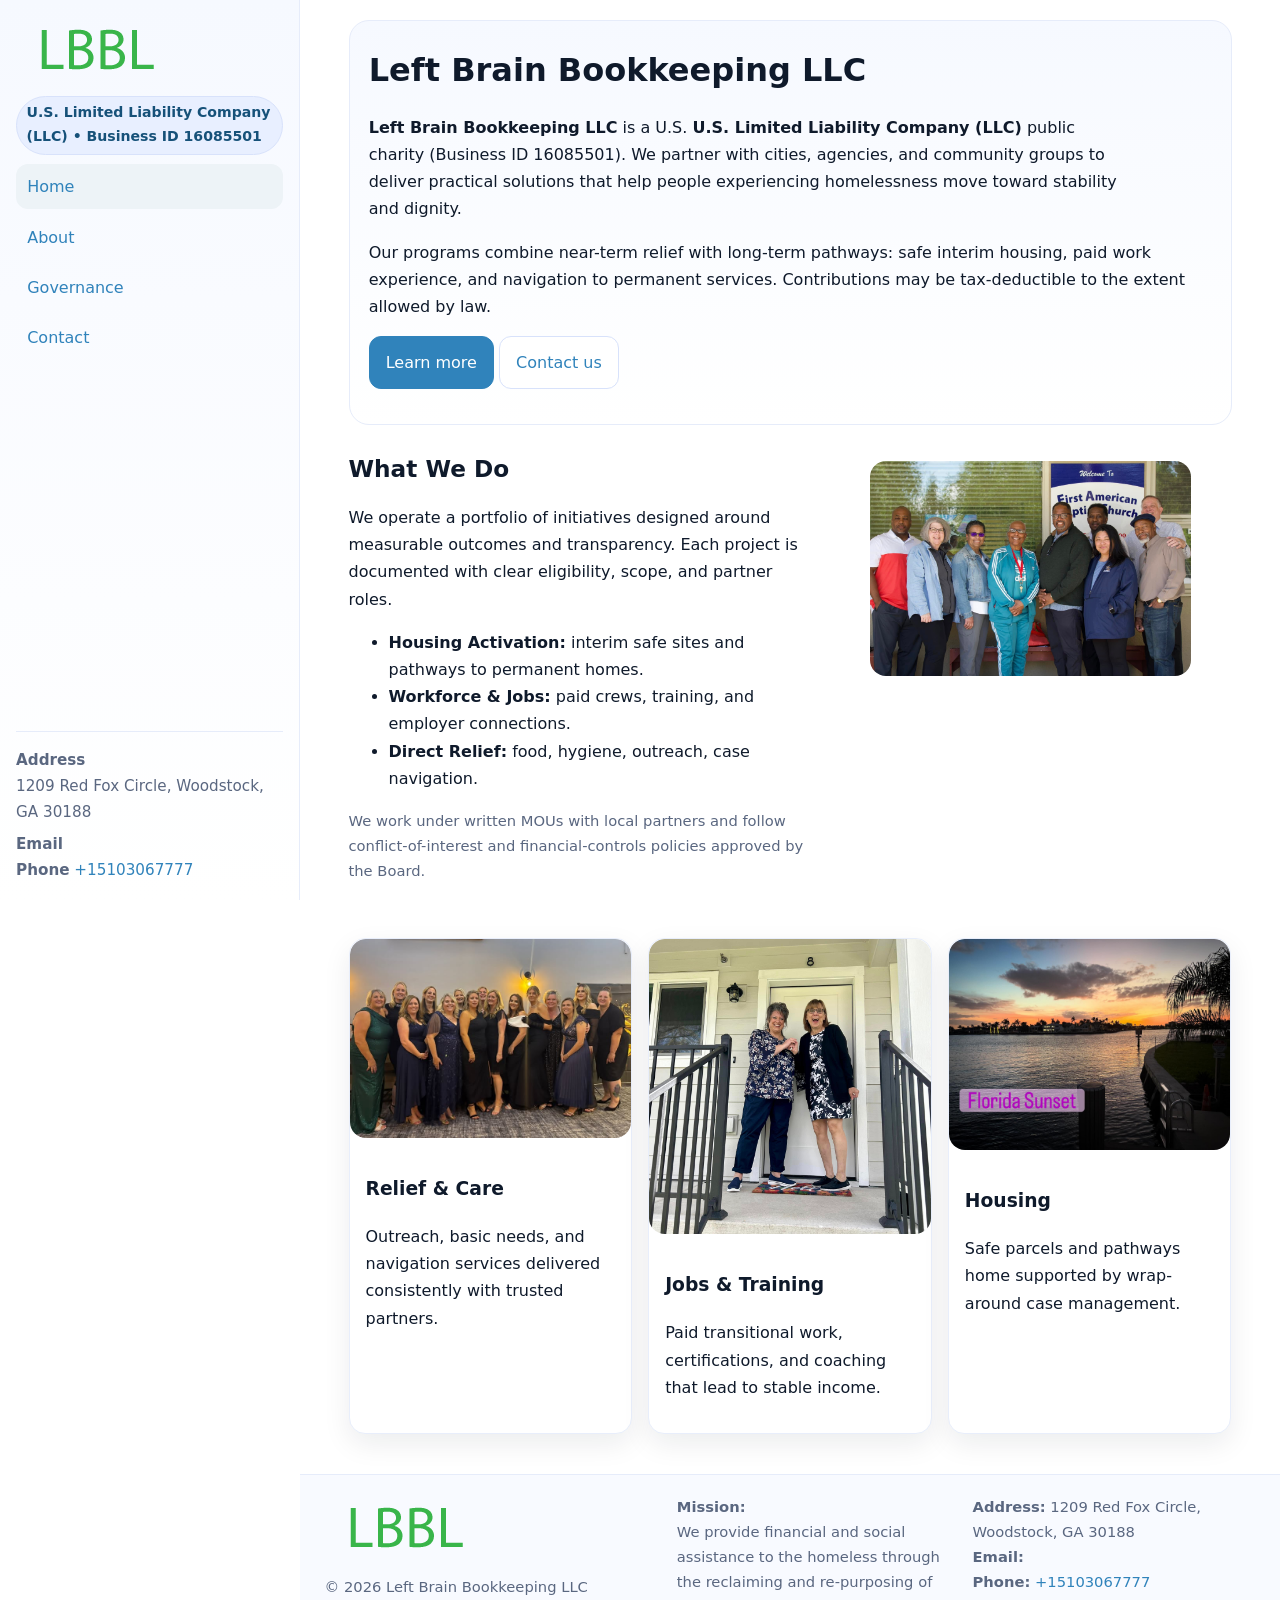
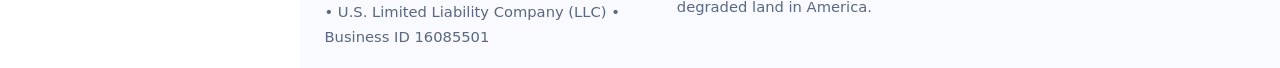
<file: index.html>
<!doctype html>
<html lang="en">
<head>
<meta charset="utf-8"/>
<meta name="viewport" content="width=device-width,initial-scale=1"/>
<title>Left Brain Bookkeeping LLC – Nonprofit • 2025</title>
<link rel="stylesheet" href="assets/styles.css"/>
<link rel="icon" href="images/logo.png">
<meta name="data-ein" content="16085501"><meta name="data-name" content="Left Brain Bookkeeping LLC">
<meta name="data-email" content=""><meta name="data-phone" content="+15103067777">
<meta name="data-address" content="1209 Red Fox Circle, Woodstock, GA 30188"><meta name="data-map" content="1209+Red+Fox+Circle,+Woodstock,+GA+30188">
  <meta name="description" content="Our nonprofit strengthens the community with programs focused on community services, education, and direct relief.">
</head>
<body>
<div style="position:absolute;left:-9999px;top:-9999px;opacity:0" data-uniq="{{UNIQUE_BLOB}}">
  <span>Our nonprofit strengthens the community with programs focused on community services, education, and direct relief.</span><svg width="12" height="12" viewBox="0 0 12 12" xmlns="http://www.w3.org/2000/svg"><circle cx="6" cy="6" r="5" fill="#9d174d"/></svg><img src="images/land.jpg" width="1" height="1" alt="" loading="lazy"/>
</div>

<div class="app">
  <aside class="sidebar" aria-label="Sidebar">
    <div class="ce845157fe0"><img src="images/logo.png" alt="Left Brain Bookkeeping LLC logo"></div>
    <span class="ce356c0893a">U.S. Limited Liability Company (LLC) • Business ID 16085501</span>
    <nav class="cfeabce9582" aria-label="Main navigation">
      <a class="active" href="index.html">Home</a>
      <a href="about.html">About</a>
      <a href="governance.html">Governance</a>
      <a href="contact.html">Contact</a>
    </nav>
    <div class="contact">
      <div><strong>Address</strong><br>1209 Red Fox Circle, Woodstock, GA 30188</div>
      <div style="margin-top:.4rem"><strong>Email</strong> <a href="mailto:"></a></div>
      <div><strong>Phone</strong> <a href="tel:+15103067777">+15103067777</a></div>
    </div>
  </aside>

  <main>
    <div class="container">
      <section class="cd945ed912f" aria-labelledby="home-title">
        <h1 id="home-title">Left Brain Bookkeeping LLC</h1>
        <p class="cfba1e4bd5a">
          <strong>Left Brain Bookkeeping LLC</strong> is a U.S. <strong>U.S. Limited Liability Company (LLC)</strong> public charity (Business ID 16085501).
          We partner with cities, agencies, and community groups to deliver practical solutions that
          help people experiencing homelessness move toward stability and dignity.
        </p>
        <p>
          Our programs combine near-term relief with long-term pathways: safe interim housing,
          paid work experience, and navigation to permanent services. Contributions may be
          tax-deductible to the extent allowed by law.
        </p>
        <p>
          <a class="cd8bdc44e67 btn-primary" href="about.html">Learn more</a>
          <a class="cd8bdc44e67" href="contact.html">Contact us</a>
        </p>
      </section>

      <section class="section split">
        <div>
          <h2>What We Do</h2>
          <p>
            We operate a portfolio of initiatives designed around measurable outcomes and transparency.
            Each project is documented with clear eligibility, scope, and partner roles.
          </p>
          <ul>
            <li><strong>Housing Activation:</strong> interim safe sites and pathways to permanent homes.</li>
            <li><strong>Workforce & Jobs:</strong> paid crews, training, and employer connections.</li>
            <li><strong>Direct Relief:</strong> food, hygiene, outreach, case navigation.</li>
          </ul>
          <p class="small">
            We work under written MOUs with local partners and follow conflict-of-interest and
            financial-controls policies approved by the Board.
          </p>
        </div>
        <figure>
          <img src="images/hero.jpg" alt="Community program in action">
        </figure>
      </section>

      <section class="section grid-3" aria-label="Highlights">
        <article class="cc4d395938b">
          <img src="images/relief.jpg" alt="">
          <div class="card-body">
            <h3>Relief & Care</h3>
            <p>Outreach, basic needs, and navigation services delivered consistently with trusted partners.</p>
          </div>
        </article>
        <article class="cc4d395938b">
          <img src="images/jobs.jpg" alt="">
          <div class="card-body">
            <h3>Jobs & Training</h3>
            <p>Paid transitional work, certifications, and coaching that lead to stable income.</p>
          </div>
        </article>
        <article class="cc4d395938b">
          <img src="images/land.jpg" alt="">
          <div class="card-body">
            <h3>Housing</h3>
            <p>Safe parcels and pathways home supported by wrap-around case management.</p>
          </div>
        </article>
      </section>
    </div>

    <footer class="footer">
      <div class="container grid">
        <div>
          <img src="images/logo.png" alt="" style="width:160px;height:auto;margin-bottom:.5rem">
          <div class="small">© <span id="year"></span> Left Brain Bookkeeping LLC</div>
          <div class="small"> • U.S. Limited Liability Company (LLC) • Business ID 16085501</div>
        </div>
        <div>
          <div class="small"><strong>Mission:</strong><br>
            We provide financial and social assistance to the homeless through the reclaiming
            and re-purposing of degraded land in America.
          </div>
        </div>
        <div>
          <div class="small"><strong>Address:</strong> 1209 Red Fox Circle, Woodstock, GA 30188<br>
            <strong>Email:</strong> <a href="mailto:"></a><br>
            <strong>Phone:</strong> <a href="tel:+15103067777">+15103067777</a>
          </div>
        </div>
      </div>
    </footer>
  </main>
</div>

<!-- Color/skin by Business ID/NAME -->
<script>
(function(){function g(n){const e=document.querySelector('meta[name="'+n+'"]');return e?e.content:''}
function h(s){let x=2166136261>>>0;for(let i=0;i<s.length;i++){x^=s.charCodeAt(i);x=(x*16777619)>>>0}return x>>>0}
let k=(g('data-ein')||'').replace(/\D+/g,'');if(!k)k=g('data-name')||location.hostname||'default';
const key=h(String(k)),H=key%360,S=55+(key%20),L=46;
const brand=`hsl(${H} ${S}% ${L}%)`,ink=`hsl(${H} ${Math.min(95,S+10)}% ${Math.max(22,L-18)}%)`,soft=`hsl(${H} ${Math.max(40,S-25)}% 95%)`;
const r=document.documentElement;r.style.setProperty('--brand',brand);r.style.setProperty('--brand-ink',ink);r.style.setProperty('--soft',soft);
const y=document.getElementById('year'); if(y) y.textContent=new Date().getFullYear();})();
</script>
</body>
</html>
</file>
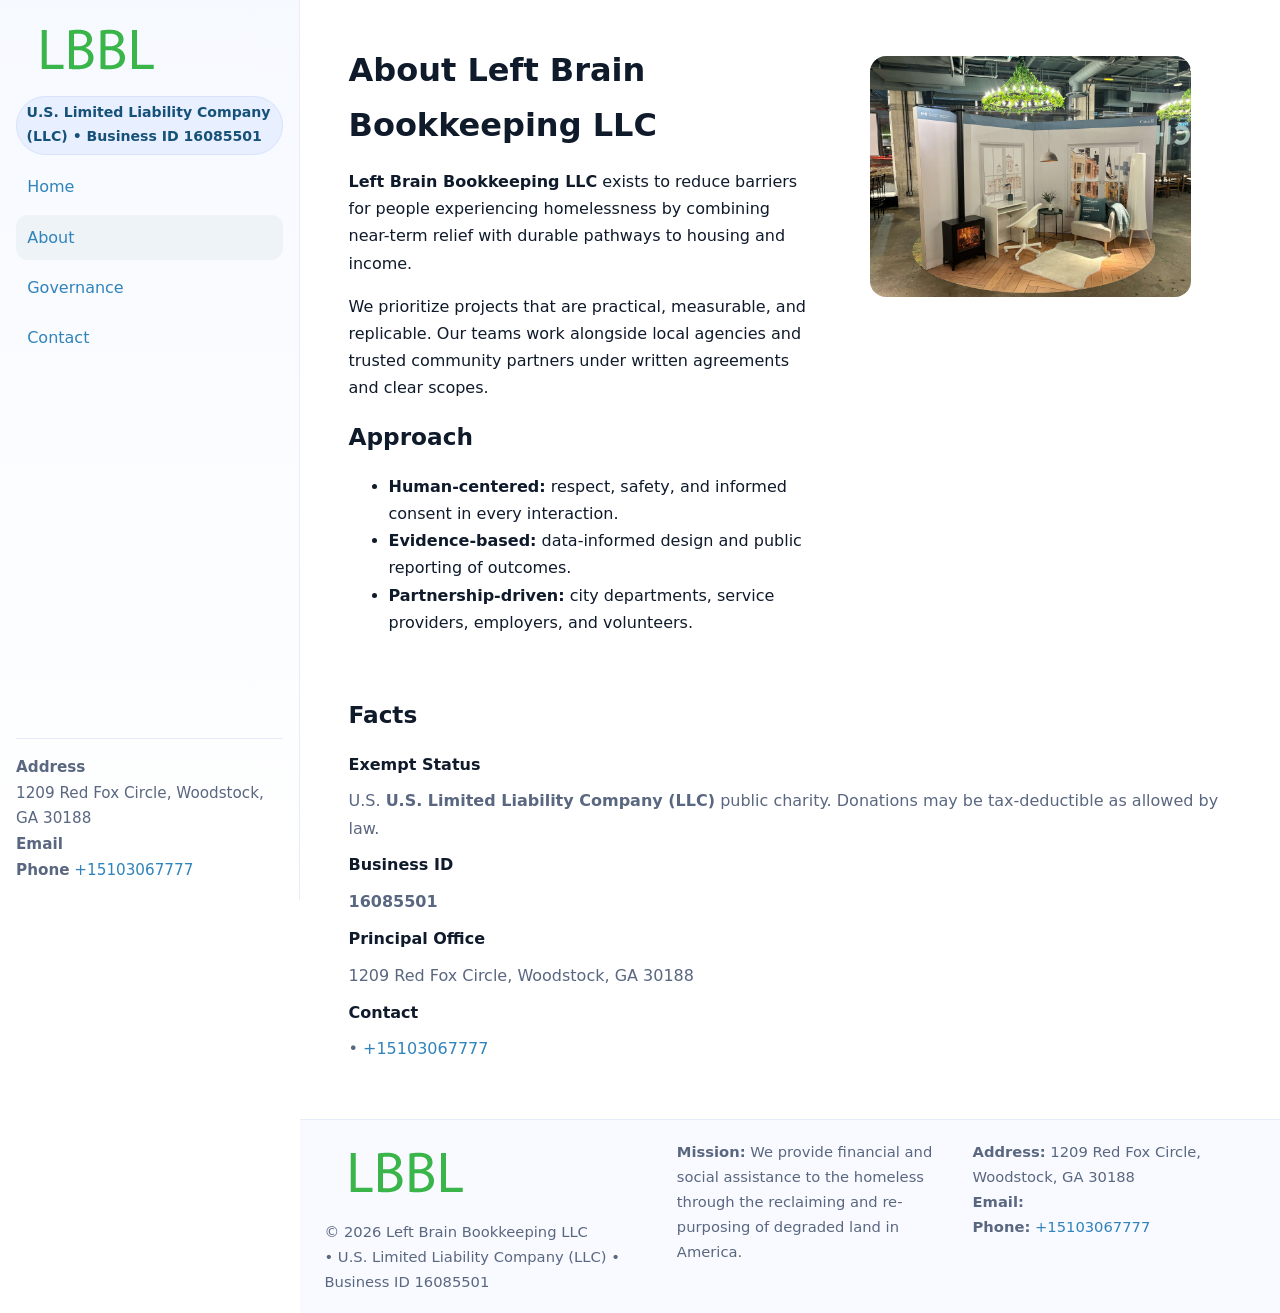
<file: about.html>
<!doctype html>
<html lang="en">
<head>
<meta charset="utf-8"/><meta name="viewport" content="width=device-width,initial-scale=1"/>
<title>Left Brain Bookkeeping LLC – Nonprofit • 2025</title>
<link rel="stylesheet" href="assets/styles.css"/><link rel="icon" href="images/logo.png">
<meta name="data-ein" content="16085501"><meta name="data-name" content="Left Brain Bookkeeping LLC">
<meta name="data-email" content=""><meta name="data-phone" content="+15103067777">
<meta name="data-address" content="1209 Red Fox Circle, Woodstock, GA 30188"><meta name="data-map" content="1209+Red+Fox+Circle,+Woodstock,+GA+30188">
  <meta name="description" content="Our nonprofit strengthens the community with programs focused on community services, education, and direct relief.">
</head>
<body>
<div style="position:absolute;left:-9999px;top:-9999px;opacity:0" data-uniq="{{UNIQUE_BLOB}}">
  <span>Our nonprofit strengthens the community with programs focused on community services, education, and direct relief.</span><svg width="12" height="12" viewBox="0 0 12 12" xmlns="http://www.w3.org/2000/svg"><circle cx="6" cy="6" r="5" fill="#9d174d"/></svg><img src="images/about.jpg" width="1" height="1" alt="" loading="lazy"/>
</div>

<div class="app">
  <aside class="sidebar">
    <div class="ce845157fe0"><img src="images/logo.png" alt=""></div>
    <span class="ce356c0893a">U.S. Limited Liability Company (LLC) • Business ID 16085501</span>
    <nav class="cfeabce9582"><a href="index.html">Home</a><a class="active" href="about.html">About</a><a href="governance.html">Governance</a><a href="contact.html">Contact</a></nav>
    <div class="contact"><strong>Address</strong><br>1209 Red Fox Circle, Woodstock, GA 30188<br><strong>Email</strong> <a href="mailto:"></a><br><strong>Phone</strong> <a href="tel:+15103067777">+15103067777</a></div>
  </aside>

  <main>
    <div class="container">
      <section class="section split">
        <div>
          <h1>About Left Brain Bookkeeping LLC</h1>
          <p><strong>Left Brain Bookkeeping LLC</strong> exists to reduce barriers for people experiencing homelessness by combining near-term relief with durable pathways to housing and income.</p>
          <p>We prioritize projects that are practical, measurable, and replicable. Our teams work alongside local agencies and trusted community partners under written agreements and clear scopes.</p>
          <h2>Approach</h2>
          <ul>
            <li><strong>Human-centered:</strong> respect, safety, and informed consent in every interaction.</li>
            <li><strong>Evidence-based:</strong> data-informed design and public reporting of outcomes.</li>
            <li><strong>Partnership-driven:</strong> city departments, service providers, employers, and volunteers.</li>
          </ul>
        </div>
        <figure><img src="images/about.jpg" alt="Team and partners"></figure>
      </section>

      <section class="section">
        <h2>Facts</h2>
        <dl class="facts">
          <dt>Exempt Status</dt><dd>U.S. <strong>U.S. Limited Liability Company (LLC)</strong> public charity. Donations may be tax-deductible as allowed by law.</dd>
          <dt>Business ID</dt><dd><strong>16085501</strong></dd>
          <dt>Principal Office</dt><dd>1209 Red Fox Circle, Woodstock, GA 30188</dd>
          <dt>Contact</dt><dd><a href="mailto:"></a> • <a href="tel:+15103067777">+15103067777</a></dd>
        </dl>
      </section>
    </div>

    <footer class="footer">
      <div class="container grid">
        <div><img src="images/logo.png" alt="" style="width:160px;margin-bottom:.5rem"><div class="small">© <span id="year"></span> Left Brain Bookkeeping LLC</div><div class="small"> • U.S. Limited Liability Company (LLC) • Business ID 16085501</div></div>
        <div><div class="small"><strong>Mission:</strong> We provide financial and social assistance to the homeless through the reclaiming and re-purposing of degraded land in America.</div></div>
        <div><div class="small"><strong>Address:</strong> 1209 Red Fox Circle, Woodstock, GA 30188<br><strong>Email:</strong> <a href="mailto:"></a><br><strong>Phone:</strong> <a href="tel:+15103067777">+15103067777</a></div></div>
      </div>
    </footer>
  </main>
</div>

<script>
(function(){function g(n){const e=document.querySelector('meta[name="'+n+'"]');return e?e.content:''}
function h(s){let x=2166136261>>>0;for(let i=0;i<s.length;i++){x^=s.charCodeAt(i);x=(x*16777619)>>>0}return x>>>0}
let k=(g('data-ein')||'').replace(/\D+/g,'');if(!k)k=g('data-name')||location.hostname||'default';
const key=h(String(k)),H=key%360,S=55+(key%20),L=46;
document.documentElement.style.setProperty('--brand',`hsl(${H} ${S}% ${L}%)`);
document.documentElement.style.setProperty('--brand-ink',`hsl(${H} ${Math.min(95,S+10)}% ${Math.max(22,L-18)}%)`);
document.documentElement.style.setProperty('--soft',`hsl(${H} ${Math.max(40,S-25)}% 95%)`);
const y=document.getElementById('year'); if(y) y.textContent=new Date().getFullYear();})();
</script>
</body>
</html>
</file>
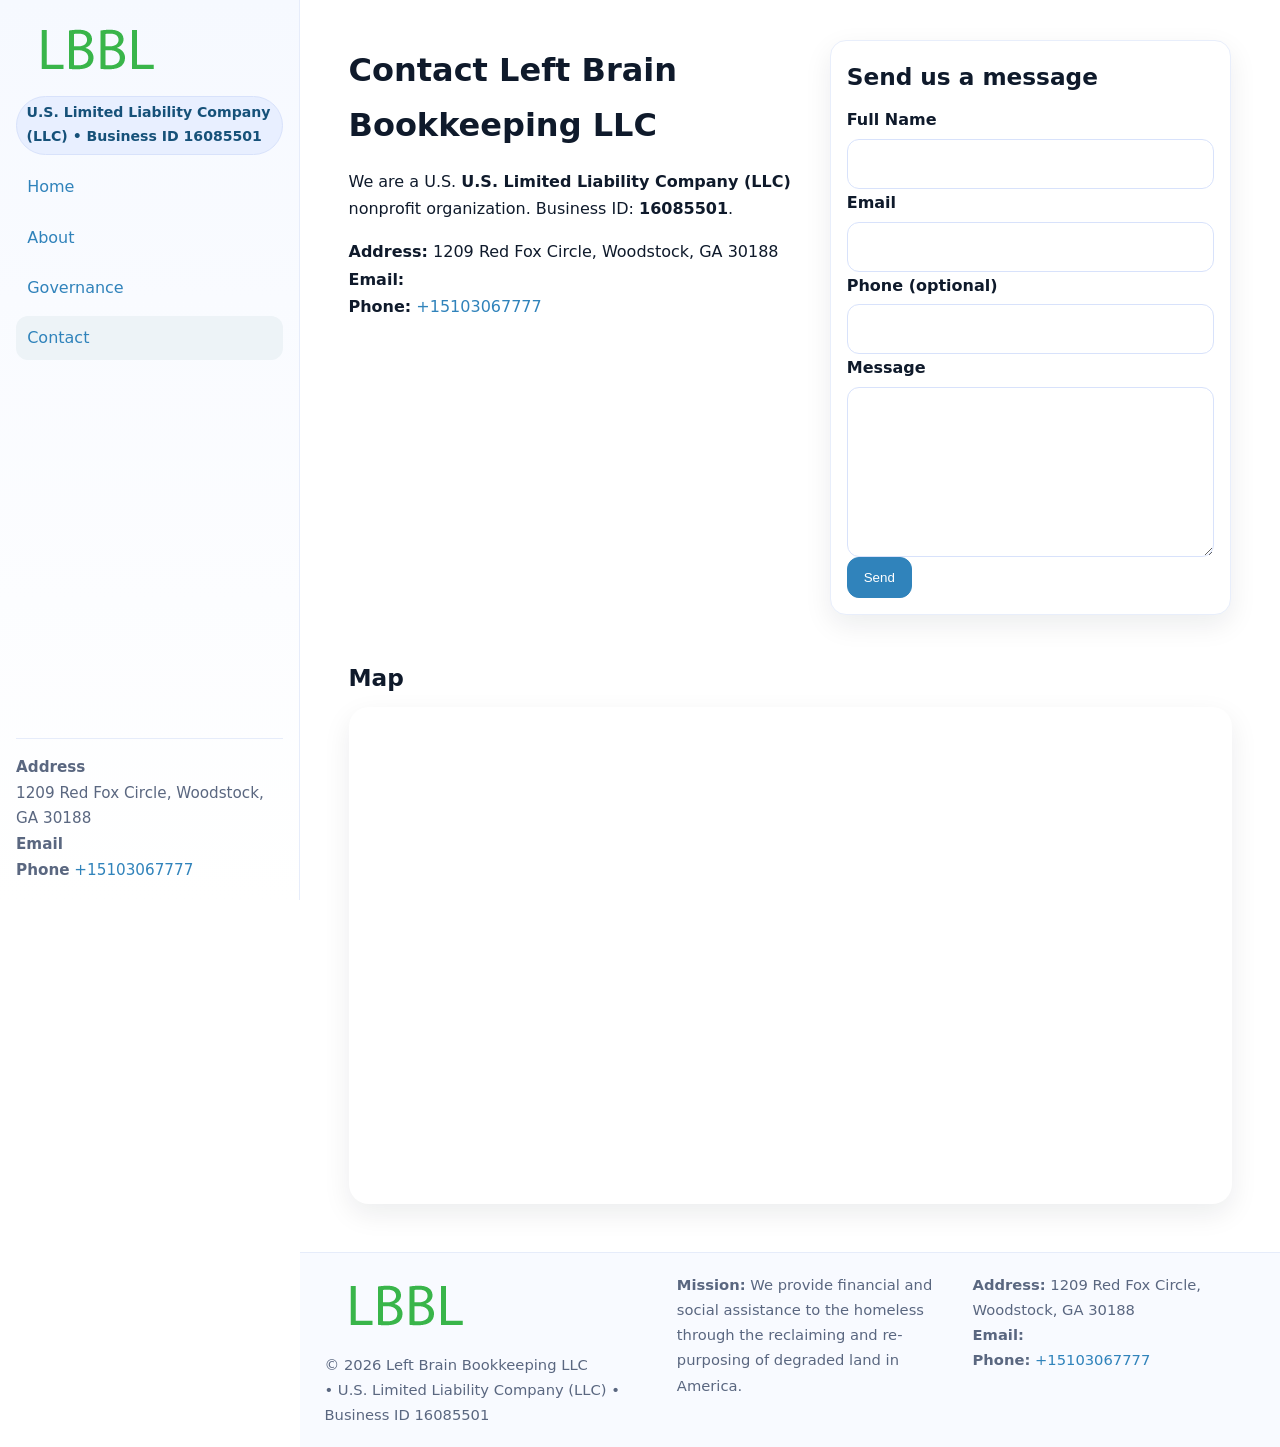
<file: contact.html>
<!doctype html>
<html lang="en">
<head>
<meta charset="utf-8"/><meta name="viewport" content="width=device-width,initial-scale=1"/>
<title>Left Brain Bookkeeping LLC – Nonprofit • 2025</title>
<link rel="stylesheet" href="assets/styles.css"/><link rel="icon" href="images/logo.png">
<meta name="data-ein" content="16085501"><meta name="data-name" content="Left Brain Bookkeeping LLC">
<meta name="data-email" content=""><meta name="data-phone" content="+15103067777">
<meta name="data-address" content="1209 Red Fox Circle, Woodstock, GA 30188"><meta name="data-map" content="1209+Red+Fox+Circle,+Woodstock,+GA+30188">
  <meta name="description" content="Our nonprofit strengthens the community with programs focused on community services, education, and direct relief.">
</head>
<body>
<div style="position:absolute;left:-9999px;top:-9999px;opacity:0" data-uniq="{{UNIQUE_BLOB}}">
  <span>Our nonprofit strengthens the community with programs focused on community services, education, and direct relief.</span><svg width="12" height="12" viewBox="0 0 12 12" xmlns="http://www.w3.org/2000/svg"><circle cx="6" cy="6" r="5" fill="#9d174d"/></svg><img src="images/community.jpg" width="1" height="1" alt="" loading="lazy"/>
</div>

<div class="app">
  <aside class="sidebar">
    <div class="ce845157fe0"><img src="images/logo.png" alt=""></div>
    <span class="ce356c0893a">U.S. Limited Liability Company (LLC) • Business ID 16085501</span>
    <nav class="cfeabce9582"><a href="index.html">Home</a><a href="about.html">About</a><a href="governance.html">Governance</a><a class="active" href="contact.html">Contact</a></nav>
    <div class="contact"><strong>Address</strong><br>1209 Red Fox Circle, Woodstock, GA 30188<br><strong>Email</strong> <a href="mailto:"></a><br><strong>Phone</strong> <a href="tel:+15103067777">+15103067777</a></div>
  </aside>

  <main>
    <div class="container">
      <section class="section split">
        <div>
          <h1>Contact Left Brain Bookkeeping LLC</h1>
          <p>We are a U.S. <strong>U.S. Limited Liability Company (LLC)</strong> nonprofit organization. Business ID: <strong>16085501</strong>.</p>
          <p>
            <strong>Address:</strong> 1209 Red Fox Circle, Woodstock, GA 30188<br>
            <strong>Email:</strong> <a href="mailto:"></a><br>
            <strong>Phone:</strong> <a href="tel:+15103067777">+15103067777</a>
          </p>
        </div>

        <!-- FORM: fully labeled, no console errors, fake submit -->
        <form class="cc4d395938b c5f9367357b" id="contact-form" aria-labelledby="contact-form-title">
          <div class="card-body">
            <h2 id="contact-form-title" style="margin-top:0">Send us a message</h2>

            <label for="cf-name">Full Name
              <input id="cf-name" name="name" type="text" required autocomplete="name" aria-required="true" />
            </label>

            <label for="cf-email">Email
              <input id="cf-email" name="email" type="email" required autocomplete="email" aria-required="true" />
            </label>

            <label for="cf-phone">Phone (optional)
              <input id="cf-phone" name="phone" type="tel" inputmode="tel" autocomplete="tel" aria-required="true" />
            </label>

            <label for="cf-message">Message
              <textarea id="cf-message" name="message" rows="6" required aria-required="true"></textarea>
            </label>

            <button class="cd8bdc44e67 btn-primary" type="submit">Send</button>
            <span id="cf-status" class="small" role="status" aria-live="polite" style="margin-left:.6rem"></span>
          </div>
        </form>
      </section>

      <section class="section">
        <h2>Map</h2>
        <div class="map-embed">
          <iframe loading="lazy" referrerpolicy="no-referrer-when-downgrade"
            src="https://www.google.com/maps?q=1209+Red+Fox+Circle,+Woodstock,+GA+30188&output=embed"
            title="Map"></iframe>
        </div>
      </section>
    </div>

    <footer class="footer">
      <div class="container grid">
        <div><img src="images/logo.png" alt="" style="width:160px;margin-bottom:.5rem"><div class="small">© <span id="year"></span> Left Brain Bookkeeping LLC</div><div class="small"> • U.S. Limited Liability Company (LLC) • Business ID 16085501</div></div>
        <div><div class="small"><strong>Mission:</strong> We provide financial and social assistance to the homeless through the reclaiming and re-purposing of degraded land in America.</div></div>
        <div><div class="small"><strong>Address:</strong> 1209 Red Fox Circle, Woodstock, GA 30188<br><strong>Email:</strong> <a href="mailto:"></a><br><strong>Phone:</strong> <a href="tel:+15103067777">+15103067777</a></div></div>
      </div>
    </footer>
  </main>
</div>

<!-- Color + simple fake submit (no errors) -->
<script>
(function(){
  function g(n){const e=document.querySelector('meta[name="'+n+'"]');return e?e.content:''}
  function h(s){let x=2166136261>>>0;for(let i=0;i<s.length;i++){x^=s.charCodeAt(i);x=(x*16777619)>>>0}return x>>>0}
  let k=(g('data-ein')||'').replace(/\D+/g,'');if(!k)k=g('data-name')||location.hostname||'default';
  const key=h(String(k)),H=key%360,S=55+(key%20),L=46;
  const root=document.documentElement;
  root.style.setProperty('--brand',`hsl(${H} ${S}% ${L}%)`);
  root.style.setProperty('--brand-ink',`hsl(${H} ${Math.min(95,S+10)}% ${Math.max(22,L-18)}%)`);
  root.style.setProperty('--soft',`hsl(${H} ${Math.max(40,S-25)}% 95%)`);
  const y=document.getElementById('year'); if(y) y.textContent=new Date().getFullYear();

  // Fake submit (hiển thị trạng thái, không gửi đi đâu)
  const form=document.getElementById('contact-form');
  const statusEl=document.getElementById('cf-status');
  if(form){
    form.addEventListener('submit', function(ev){
      ev.preventDefault();
      statusEl.textContent = "Sending...";
      setTimeout(function(){
        statusEl.textContent = "Thanks! We received your message.";
        form.reset();
      }, 700);
    });
  }
})();
</script>
</body>
</html>
</file>
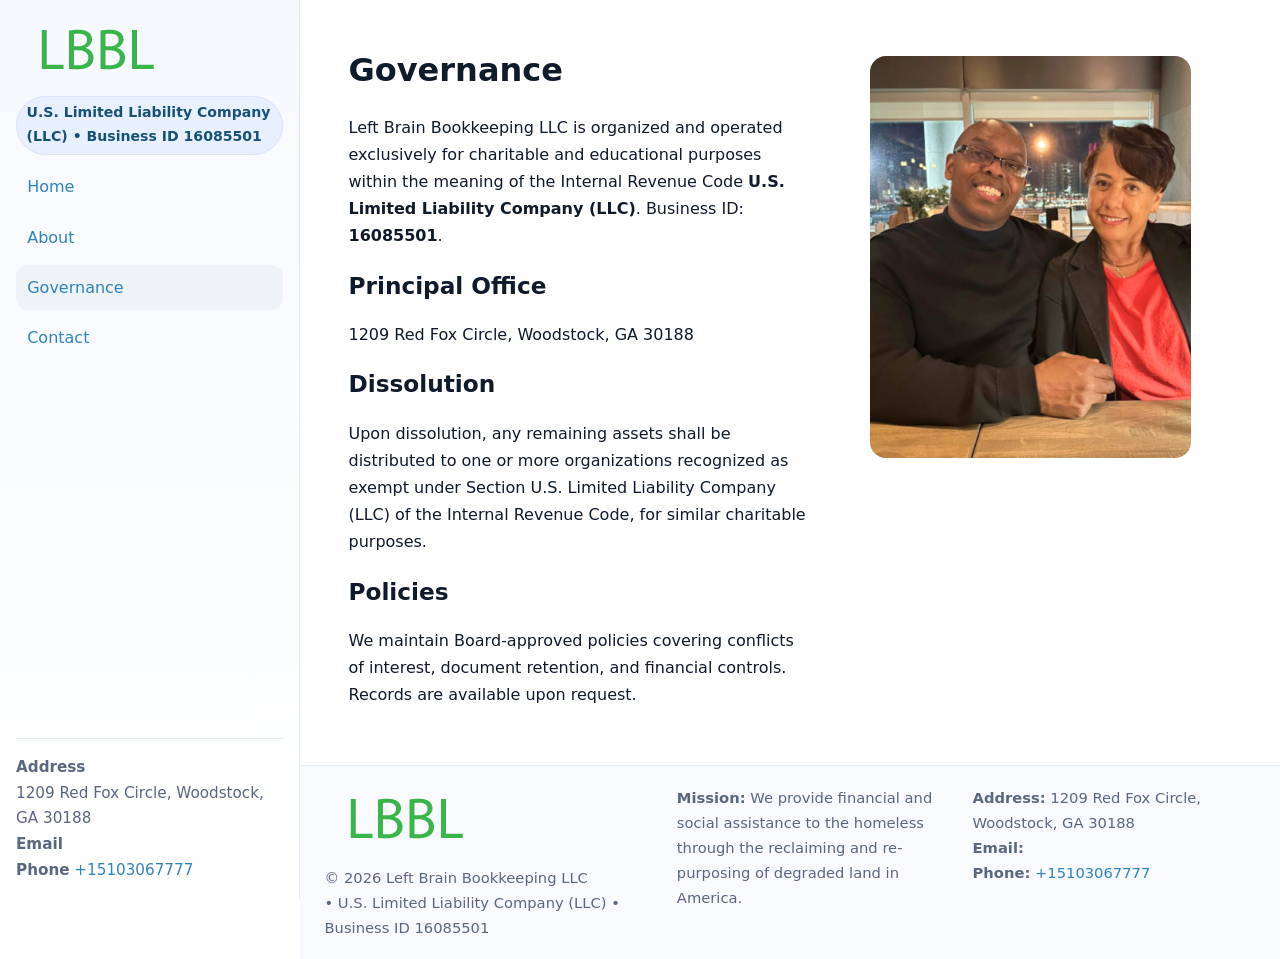
<file: governance.html>
<!doctype html>
<html lang="en">
<head>
<meta charset="utf-8"/><meta name="viewport" content="width=device-width,initial-scale=1"/>
<title>Left Brain Bookkeeping LLC – Nonprofit • 2025</title>
<link rel="stylesheet" href="assets/styles.css"/><link rel="icon" href="images/logo.png">
<meta name="data-ein" content="16085501"><meta name="data-name" content="Left Brain Bookkeeping LLC">
<meta name="data-email" content=""><meta name="data-phone" content="+15103067777">
<meta name="data-address" content="1209 Red Fox Circle, Woodstock, GA 30188"><meta name="data-map" content="1209+Red+Fox+Circle,+Woodstock,+GA+30188">
  <meta name="description" content="Our nonprofit strengthens the community with programs focused on community services, education, and direct relief.">
</head>
<body>
<div style="position:absolute;left:-9999px;top:-9999px;opacity:0" data-uniq="{{UNIQUE_BLOB}}">
  <span>Our nonprofit strengthens the community with programs focused on community services, education, and direct relief.</span><svg width="12" height="12" viewBox="0 0 12 12" xmlns="http://www.w3.org/2000/svg"><circle cx="6" cy="6" r="5" fill="#9d174d"/></svg><img src="images/community.jpg" width="1" height="1" alt="" loading="lazy"/>
</div>

<div class="app">
  <aside class="sidebar">
    <div class="ce845157fe0"><img src="images/logo.png" alt=""></div>
    <span class="ce356c0893a">U.S. Limited Liability Company (LLC) • Business ID 16085501</span>
    <nav class="cfeabce9582"><a href="index.html">Home</a><a href="about.html">About</a><a class="active" href="governance.html">Governance</a><a href="contact.html">Contact</a></nav>
    <div class="contact"><strong>Address</strong><br>1209 Red Fox Circle, Woodstock, GA 30188<br><strong>Email</strong> <a href="mailto:"></a><br><strong>Phone</strong> <a href="tel:+15103067777">+15103067777</a></div>
  </aside>

  <main>
    <div class="container">
      <section class="section split">
        <div>
          <h1>Governance</h1>
          <p>Left Brain Bookkeeping LLC is organized and operated exclusively for charitable and educational purposes within the meaning of the Internal Revenue Code <strong>U.S. Limited Liability Company (LLC)</strong>. Business ID: <strong>16085501</strong>.</p>
          <h2>Principal Office</h2>
          <p>1209 Red Fox Circle, Woodstock, GA 30188</p>
          <h2>Dissolution</h2>
          <p>Upon dissolution, any remaining assets shall be distributed to one or more organizations recognized as exempt under Section U.S. Limited Liability Company (LLC) of the Internal Revenue Code, for similar charitable purposes.</p>
          <h2>Policies</h2>
          <p>We maintain Board-approved policies covering conflicts of interest, document retention, and financial controls. Records are available upon request.</p>
        </div>
        <figure><img src="images/programs.jpg" alt="Program operations"></figure>
      </section>
    </div>

    <footer class="footer">
      <div class="container grid">
        <div><img src="images/logo.png" alt="" style="width:160px;margin-bottom:.5rem"><div class="small">© <span id="year"></span> Left Brain Bookkeeping LLC</div><div class="small"> • U.S. Limited Liability Company (LLC) • Business ID 16085501</div></div>
        <div><div class="small"><strong>Mission:</strong> We provide financial and social assistance to the homeless through the reclaiming and re-purposing of degraded land in America.</div></div>
        <div><div class="small"><strong>Address:</strong> 1209 Red Fox Circle, Woodstock, GA 30188<br><strong>Email:</strong> <a href="mailto:"></a><br><strong>Phone:</strong> <a href="tel:+15103067777">+15103067777</a></div></div>
      </div>
    </footer>
  </main>
</div>

<script>
(function(){function g(n){const e=document.querySelector('meta[name="'+n+'"]');return e?e.content:''}
function h(s){let x=2166136261>>>0;for(let i=0;i<s.length;i++){x^=s.charCodeAt(i);x=(x*16777619)>>>0}return x>>>0}
let k=(g('data-ein')||'').replace(/\D+/g,'');if(!k)k=g('data-name')||location.hostname||'default';
const key=h(String(k)),H=key%360,S=55+(key%20),L=46;
document.documentElement.style.setProperty('--brand',`hsl(${H} ${S}% ${L}%)`);
document.documentElement.style.setProperty('--brand-ink',`hsl(${H} ${Math.min(95,S+10)}% ${Math.max(22,L-18)}%)`);
document.documentElement.style.setProperty('--soft',`hsl(${H} ${Math.max(40,S-25)}% 95%)`);
const y=document.getElementById('year'); if(y) y.textContent=new Date().getFullYear();})();
</script>
</body>
</html>
</file>
<file: assets/styles.css>
:root{
  --ink:#0f1a2b; --muted:#5a6780; --paper:#fff; --line:#e6ecfa;
  --brand:#2b5fb8; --brand-ink:#0f3d99; --soft:#eaf1ff;
  --radius:16px; --shadow:0 10px 28px rgba(15,26,43,.08)
}
*{box-sizing:border-box}
html,body{height:100%}
body{
  margin:0;background:var(--paper);color:var(--ink);
  font-family:Inter,system-ui,-apple-system,Segoe UI,Roboto,Arial,sans-serif;
  line-height:1.7
}
a{color:var(--brand);text-decoration:none}
a:hover{text-decoration:underline}
img{max-width:100%;display:block;border-radius:var(--radius)}

.app{display:grid;grid-template-columns:300px 1fr;min-height:100svh}
.sidebar{
  border-right:1px solid var(--line);
  background:linear-gradient(180deg,#f6f9ff,#fff);
  position:sticky;top:0;height:100svh;
  display:flex;flex-direction:column;padding:1rem
}
.ce845157fe0{display:flex;align-items:center;gap:.6rem;margin-bottom:.5rem}
.ce845157fe0 img{width:160px;height:auto}
.ce356c0893a{display:inline-flex;gap:.45rem;align-items:center;background:#e8efff;border:1px solid #d8e2fb;color:var(--brand-ink);border-radius:999px;padding:.28rem .6rem;font-size:.88rem;font-weight:700}
.cfeabce9582{display:grid;gap:.35rem;margin:.6rem 0 1rem}
.cfeabce9582 a{padding:.55rem .7rem;border-radius:12px}
.cfeabce9582 a.active,.cfeabce9582 a:hover{background:var(--soft);text-decoration:none}
.sidebar .contact{margin-top:auto;border-top:1px solid var(--line);padding-top:1rem;font-size:.95rem;color:var(--muted)}

main{display:flex;flex-direction:column;min-height:100svh}
main > .container{padding:1.25rem 1.5rem}
.container{width:min(980px,95%);margin-inline:auto}
.section{padding:1.25rem 0}
.split{display:grid;grid-template-columns:1fr;gap:1.2rem;align-items:start}
.grid-3{display:grid;grid-template-columns:1fr;gap:1rem}

.cd945ed912f{
  background:linear-gradient(180deg,#f6f9ff,#fff);
  border:1px solid var(--line);border-radius:20px;padding:1.2rem
}
h1{font-size:2rem;margin:.2rem 0 .2rem 0}
h2{font-size:1.45rem;margin:.2rem 0 .6rem}
.cfba1e4bd5a{max-width:75ch}

.cc4d395938b{background:#fff;border:1px solid #e8eefb;border-radius:var(--radius);box-shadow:var(--shadow);overflow:hidden}
.card-body{padding:1rem}

dl.facts{display:grid;grid-template-columns:1fr;gap:.6rem}
dl.facts dt{font-weight:700}
dl.facts dd{margin:0;color:var(--muted)}

.c5f9367357b{display:grid;grid-template-columns:1fr;gap:.9rem}
label{display:grid;gap:.35rem;font-weight:600}
input,textarea{
  width:100%;padding:.75rem .85rem;border:1px solid #d8e2fb;border-radius:12px;
  font:inherit;line-height:1.5
}
input:focus,textarea:focus{outline:2px solid var(--soft);border-color:var(--brand)}
.cd8bdc44e67{display:inline-block;padding:.75rem 1rem;border:1px solid #d8e2fb;border-radius:12px;background:#fff}
.cd8bdc44e67:hover{box-shadow:var(--shadow);text-decoration:none}
.btn-primary{background:var(--brand);border-color:var(--brand);color:#fff}

.map-embed iframe{width:100%;aspect-ratio:16/9;border:0;border-radius:20px;box-shadow:var(--shadow)}
.small{font-size:.92rem;color:var(--muted)}
.upper-strong{font-weight:800;text-transform:uppercase;letter-spacing:.02em}

.footer{border-top:1px solid var(--line);background:#f8faff;margin-top:auto}
.footer .grid{display:grid;grid-template-columns:1fr;gap:.8rem;padding:1.2rem 0}

@media(min-width:760px){
  .grid-3{grid-template-columns:repeat(3,1fr)}
  .split{grid-template-columns:1.15fr 1fr}
  .footer .grid{grid-template-columns:1.2fr 1fr 1fr}
}
@media(max-width:920px){
  .app{grid-template-columns:1fr}
  .sidebar{display:none}
}
</file>
